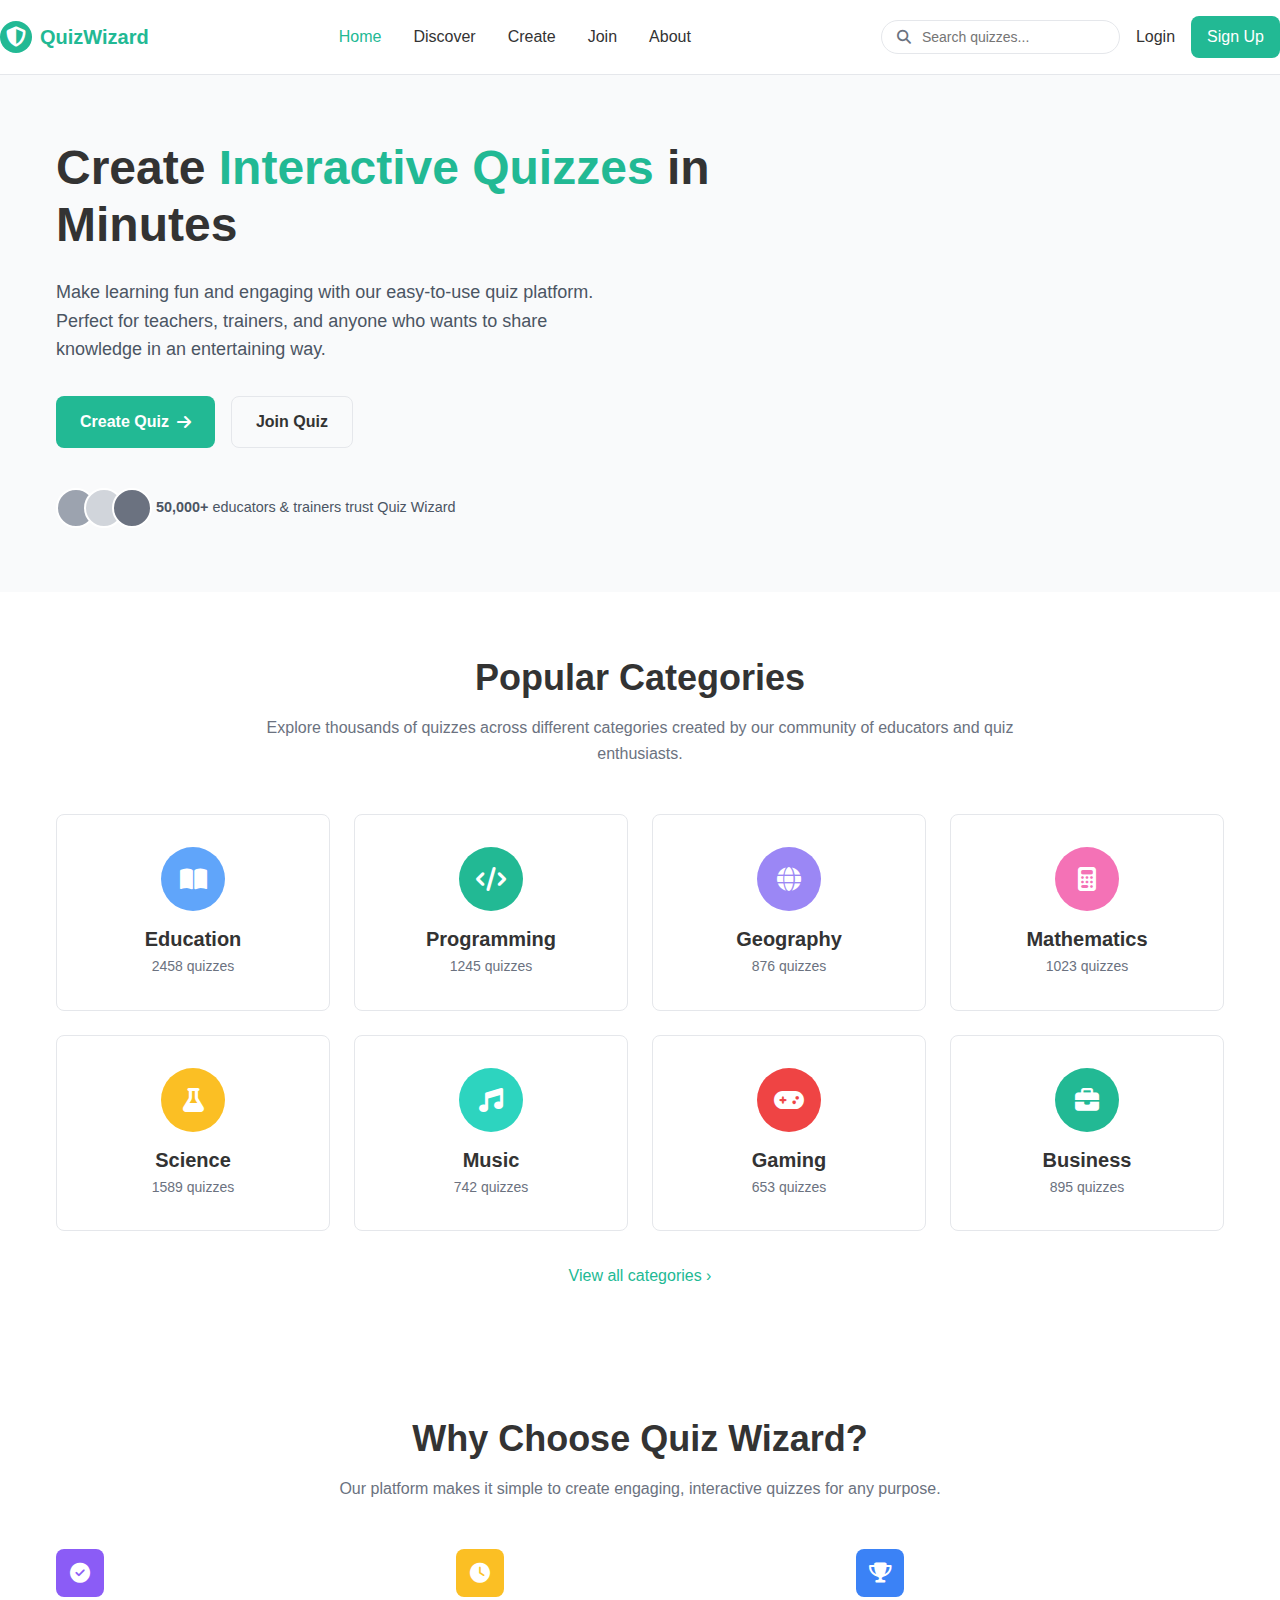
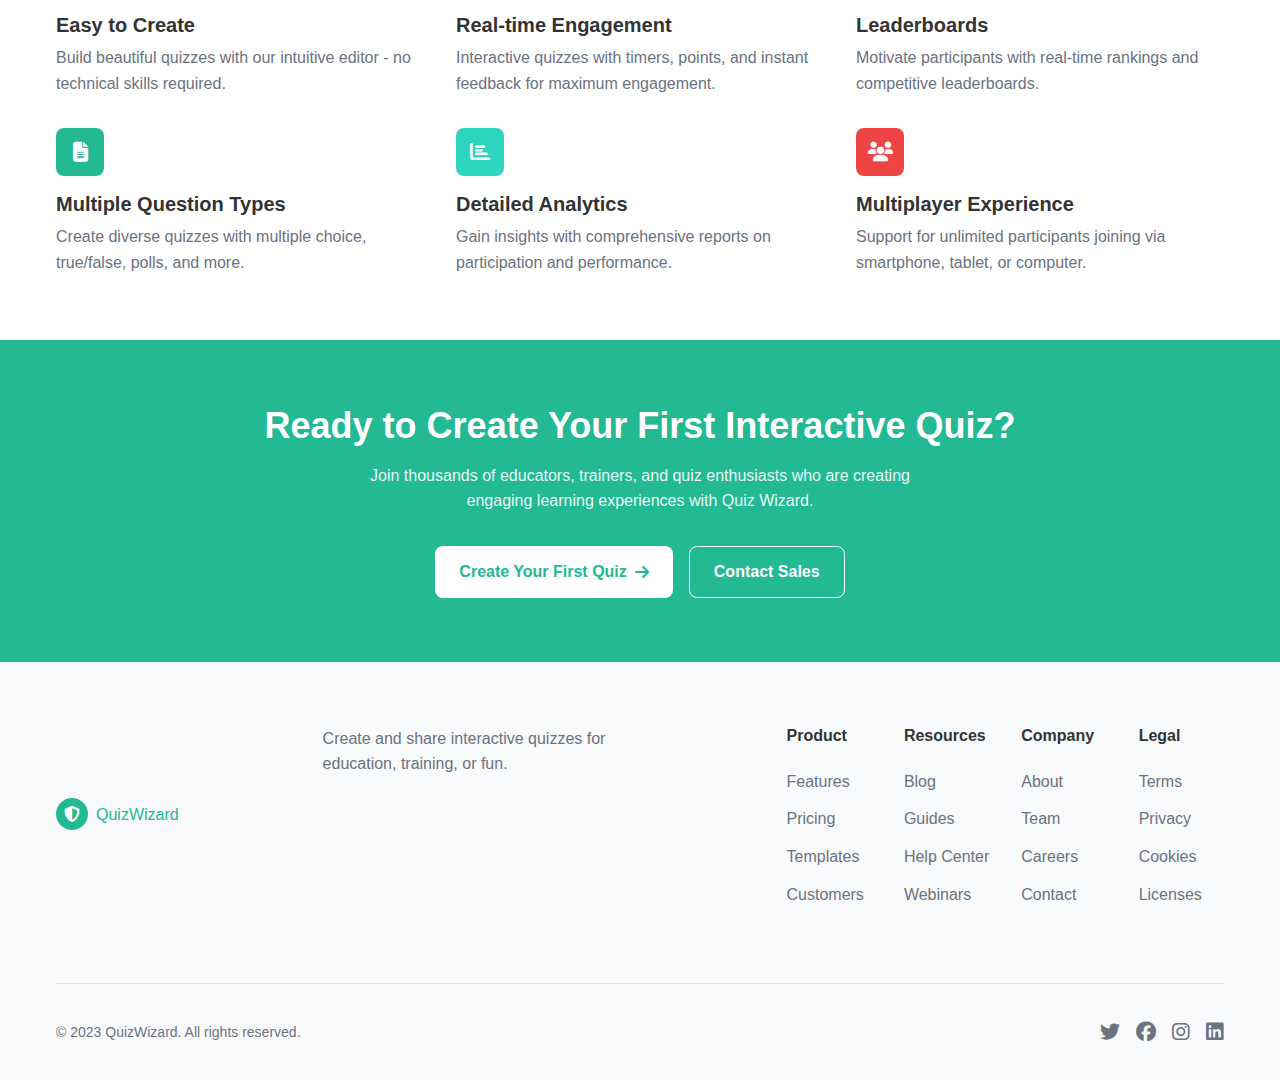
<file: index.html>
<!DOCTYPE html>
<html lang="en">
<head>
  <meta charset="UTF-8">
  <meta name="viewport" content="width=device-width, initial-scale=1.0">
  <title>QuizWizard</title>
  <link rel="stylesheet" href="styles.css">
  <link rel="stylesheet" href="https://cdnjs.cloudflare.com/ajax/libs/font-awesome/6.4.0/css/all.min.css">
</head>
<body>
  <nav class="navbar">
    <div class="containerф">
      <div class="navbar-content">
        <div class="logo">
          <a href="index.html">
            <div class="logo-icon">
              <i class="fas fa-shield-alt"></i>
            </div>
            <span class="logo-text">QuizWizard</span>
          </a>
        </div>
        <div class="nav-links">
          <a href="index.html" class="active">Home</a>
          <a href="discover.html">Discover</a>
          <a href="create.html">Create</a>
          <a href="join.html">Join</a>
          <a href="about.html">About</a>
        </div>
        <div class="nav-actions">
          <div class="search-box">
            <input type="text" placeholder="Search quizzes...">
            <i class="fas fa-search"></i>
          </div>
          <a href="login.html" class="login-link">Login</a>
          <a href="login.html" class="signup-btn">Sign Up</a>
          <button class="mobile-menu-btn">
            <i class="fas fa-bars"></i>
          </button>
        </div>
      </div>
    </div>
  </nav>

  <main>
    <section class="hero">
      <div class="container">
        <div class="hero-content">
          <h1>
            <span class="text-dark">Create </span>
            <span class="text-primary">Interactive Quizzes </span>
            <span class="text-dark">in Minutes</span>
          </h1>
          <p>
            Make learning fun and engaging with our easy-to-use quiz platform.
            Perfect for teachers, trainers, and anyone who wants to share knowledge in
            an entertaining way.
          </p>
          <div class="hero-buttons">
            <a href="create.html" class="btn btn-primary">
              Create Quiz 
              <i class="fas fa-arrow-right"></i>
            </a>
            <a href="quiz.html" class="btn btn-outline">
              Join Quiz
            </a>
          </div>
          
          <div class="trust-bar">
            <div class="avatars">
              <div class="avatar avatar-1"></div>
              <div class="avatar avatar-2"></div>
              <div class="avatar avatar-3"></div>
            </div>
            <span><strong>50,000+</strong> educators & trainers trust Quiz Wizard</span>
          </div>
        </div>
      </div>
    </section>

    <section class="categories">
      <div class="container">
        <h2>Popular Categories</h2>
        <p class="section-description">
          Explore thousands of quizzes across different categories created by our community of educators and quiz enthusiasts.
        </p>
        
        <div class="category-grid">
          <div class="category-card">
            <a href="category/education.html">
              <div class="category-icon bg-blue-400">
                <i class="fas fa-book-open"></i>
              </div>
              <h3>Education</h3>
              <p>2458 quizzes</p>
            </a>
          </div>
          <div class="category-card">
            <a href="category/programming.html">
              <div class="category-icon bg-primary">
                <i class="fas fa-code"></i>
              </div>
              <h3>Programming</h3>
              <p>1245 quizzes</p>
            </a>
          </div>
          <div class="category-card">
            <a href="category/geography.html">
              <div class="category-icon bg-purple">
                <i class="fas fa-globe"></i>
              </div>
              <h3>Geography</h3>
              <p>876 quizzes</p>
            </a>
          </div>
          <div class="category-card">
            <a href="category/mathematics.html">
              <div class="category-icon bg-pink">
                <i class="fas fa-calculator"></i>
              </div>
              <h3>Mathematics</h3>
              <p>1023 quizzes</p>
            </a>
          </div>
          <div class="category-card">
            <a href="category/science.html">
              <div class="category-icon bg-yellow">
                <i class="fas fa-flask"></i>
              </div>
              <h3>Science</h3>
              <p>1589 quizzes</p>
            </a>
          </div>
          <div class="category-card">
            <a href="category/music.html">
              <div class="category-icon bg-teal">
                <i class="fas fa-music"></i>
              </div>
              <h3>Music</h3>
              <p>742 quizzes</p>
            </a>
          </div>
          <div class="category-card">
            <a href="category/gaming.html">
              <div class="category-icon bg-red">
                <i class="fas fa-gamepad"></i>
              </div>
              <h3>Gaming</h3>
              <p>653 quizzes</p>
            </a>
          </div>
          <div class="category-card">
            <a href="category/business.html">
              <div class="category-icon bg-primary">
                <i class="fas fa-briefcase"></i>
              </div>
              <h3>Business</h3>
              <p>895 quizzes</p>
            </a>
          </div>
        </div>
        
        <div class="view-all">
          <a href="categories.html" class="view-all-link">
            View all categories ›
          </a>
        </div>
      </div>
    </section>

    <section class="features">
      <div class="container">
        <h2>Why Choose Quiz Wizard?</h2>
        <p class="section-description">
          Our platform makes it simple to create engaging, interactive quizzes for any purpose.
        </p>
        
        <div class="feature-grid">
          <div class="feature-card">
            <div class="feature-icon bg-purple-500">
              <i class="fas fa-check-circle"></i>
            </div>
            <h3>Easy to Create</h3>
            <p>Build beautiful quizzes with our intuitive editor - no technical skills required.</p>
          </div>
          <div class="feature-card">
            <div class="feature-icon bg-yellow">
              <i class="fas fa-clock"></i>
            </div>
            <h3>Real-time Engagement</h3>
            <p>Interactive quizzes with timers, points, and instant feedback for maximum engagement.</p>
          </div>
          <div class="feature-card">
            <div class="feature-icon bg-blue">
              <i class="fas fa-trophy"></i>
            </div>
            <h3>Leaderboards</h3>
            <p>Motivate participants with real-time rankings and competitive leaderboards.</p>
          </div>
          <div class="feature-card">
            <div class="feature-icon bg-primary">
              <i class="fas fa-file-alt"></i>
            </div>
            <h3>Multiple Question Types</h3>
            <p>Create diverse quizzes with multiple choice, true/false, polls, and more.</p>
          </div>
          <div class="feature-card">
            <div class="feature-icon bg-teal">
              <i class="fas fa-chart-bar"></i>
            </div>
            <h3>Detailed Analytics</h3>
            <p>Gain insights with comprehensive reports on participation and performance.</p>
          </div>
          <div class="feature-card">
            <div class="feature-icon bg-red">
              <i class="fas fa-users"></i>
            </div>
            <h3>Multiplayer Experience</h3>
            <p>Support for unlimited participants joining via smartphone, tablet, or computer.</p>
          </div>
        </div>
      </div>
    </section>

    <section class="cta">
      <div class="container">
        <h2>Ready to Create Your First Interactive Quiz?</h2>
        <p>
          Join thousands of educators, trainers, and quiz enthusiasts who are creating engaging learning experiences with Quiz Wizard.
        </p>
        <div class="cta-buttons">
          <a href="create.html" class="btn btn-white">
            Create Your First Quiz 
            <i class="fas fa-arrow-right"></i>
          </a>
          <a href="contact.html" class="btn btn-outline-white">
            Contact Sales
          </a>
        </div>
      </div>
    </section>
  </main>

  <footer class="footer">
    <div class="container">
      <div class="footer-content">
        <div class="footer-logo">
          <div class="logo-icon">
            <i class="fas fa-shield-alt"></i>
          </div>
          <span class="logo-text">QuizWizard</span>
        </div>
        <p>Create and share interactive quizzes for education, training, or fun.</p>
        
        <div class="footer-links">
          <div class="footer-column">
            <h3>Product</h3>
            <ul>
              <li><a href="features.html">Features</a></li>
              <li><a href="pricing.html">Pricing</a></li>
              <li><a href="templates.html">Templates</a></li>
              <li><a href="customers.html">Customers</a></li>
            </ul>
          </div>
          <div class="footer-column">
            <h3>Resources</h3>
            <ul>
              <li><a href="blog.html">Blog</a></li>
              <li><a href="guides.html">Guides</a></li>
              <li><a href="help.html">Help Center</a></li>
              <li><a href="webinars.html">Webinars</a></li>
            </ul>
          </div>
          <div class="footer-column">
            <h3>Company</h3>
            <ul>
              <li><a href="about.html">About</a></li>
              <li><a href="team.html">Team</a></li>
              <li><a href="careers.html">Careers</a></li>
              <li><a href="contact.html">Contact</a></li>
            </ul>
          </div>
          <div class="footer-column">
            <h3>Legal</h3>
            <ul>
              <li><a href="terms.html">Terms</a></li>
              <li><a href="privacy.html">Privacy</a></li>
              <li><a href="cookies.html">Cookies</a></li>
              <li><a href="licenses.html">Licenses</a></li>
            </ul>
          </div>
        </div>
      </div>
      
      <div class="footer-bottom">
        <p>&copy; 2023 QuizWizard. All rights reserved.</p>
        <div class="social-links">
          <a href="#"><i class="fab fa-twitter"></i></a>
          <a href="#"><i class="fab fa-facebook"></i></a>
          <a href="#"><i class="fab fa-instagram"></i></a>
          <a href="#"><i class="fab fa-linkedin"></i></a>
        </div>
      </div>
    </div>
  </footer>

  <script src="script.js"></script>
</body>
</html>
</file>
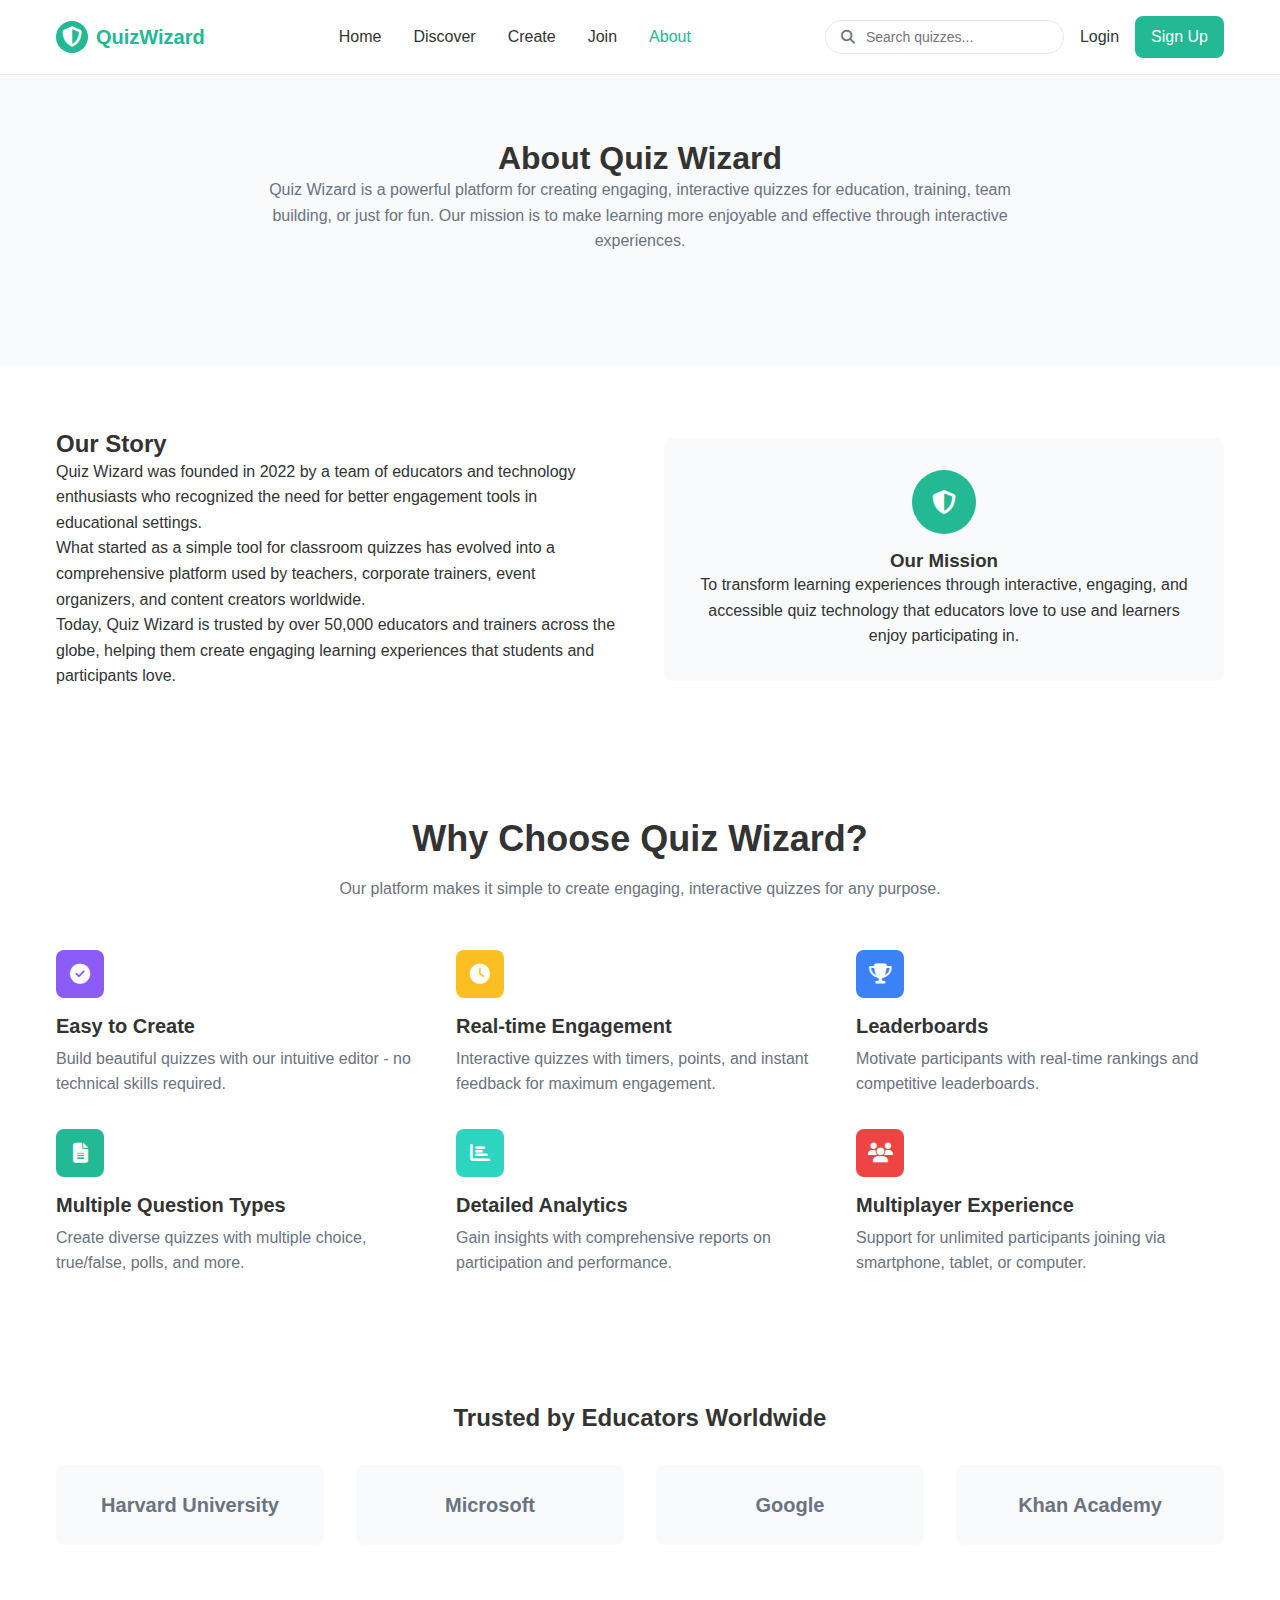
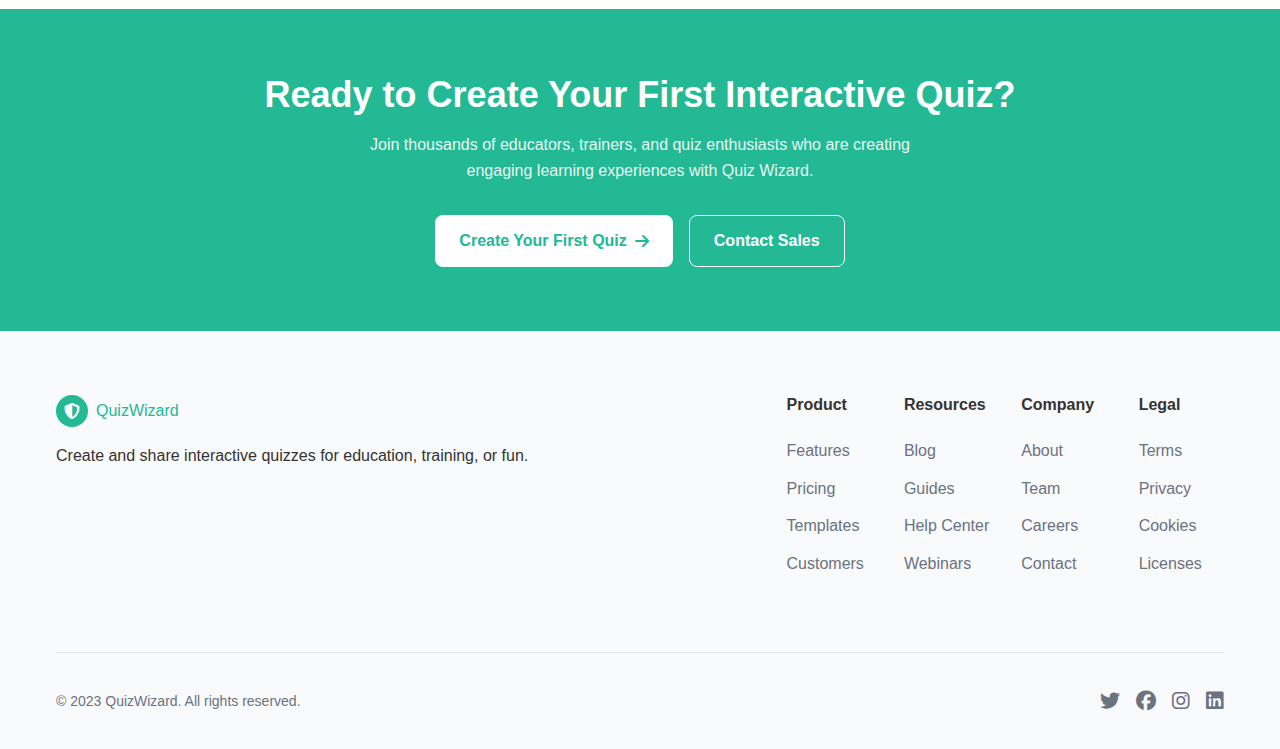
<file: about.html>
<!DOCTYPE html>
<html lang="en">
<head>
  <meta charset="UTF-8">
  <meta name="viewport" content="width=device-width, initial-scale=1.0">
  <title>About - QuizWizard</title>
  <link rel="stylesheet" href="styles.css">
  <link rel="stylesheet" href="https://cdnjs.cloudflare.com/ajax/libs/font-awesome/6.4.0/css/all.min.css">
  <style>
    .about-hero {
      background-color: #f9fafb;
      padding: 4rem 0;
      text-align: center;
    }
    
    .about-story {
      padding: 4rem 0;
    }
    
    .about-grid {
      display: grid;
      grid-template-columns: 1fr;
      gap: 3rem;
      align-items: center;
    }
    
    .mission-card {
      background-color: #f9fafb;
      padding: 2rem;
      border-radius: 0.5rem;
      text-align: center;
    }
    
    .trusted-by {
      padding: 4rem 0;
      text-align: center;
      background-color: white;
    }
    
    .org-grid {
      display: grid;
      grid-template-columns: repeat(2, 1fr);
      gap: 2rem;
      margin-top: 2rem;
    }
    
    .org-item {
      background-color: #f9fafb;
      padding: 1.5rem;
      border-radius: 0.5rem;
      display: flex;
      align-items: center;
      justify-content: center;
    }
    
    .org-item span {
      font-size: 1.25rem;
      font-weight: 600;
      color: #6b7280;
    }
    
    @media (min-width: 768px) {
      .about-grid {
        grid-template-columns: 1fr 1fr;
      }
      
      .org-grid {
        grid-template-columns: repeat(4, 1fr);
      }
    }
  </style>
</head>
<body>
  <nav class="navbar">
    <div class="container">
      <div class="navbar-content">
        <div class="logo">
          <a href="index.html">
            <div class="logo-icon">
              <i class="fas fa-shield-alt"></i>
            </div>
            <span class="logo-text">QuizWizard</span>
          </a>
        </div>
        <div class="nav-links">
          <a href="index.html">Home</a>
          <a href="discover.html">Discover</a>
          <a href="create.html">Create</a>
          <a href="join.html">Join</a>
          <a href="about.html" class="active">About</a>
        </div>
        <div class="nav-actions">
          <div class="search-box">
            <input type="text" placeholder="Search quizzes...">
            <i class="fas fa-search"></i>
          </div>
          <a href="login.html" class="login-link">Login</a>
          <a href="signup.html" class="signup-btn">Sign Up</a>
          <button class="mobile-menu-btn">
            <i class="fas fa-bars"></i>
          </button>
        </div>
      </div>
    </div>
  </nav>

  <main>
    <div class="about-hero">
      <div class="container">
        <h1>About Quiz Wizard</h1>
        <p class="section-description">
          Quiz Wizard is a powerful platform for creating engaging, interactive quizzes for education, 
          training, team building, or just for fun. Our mission is to make learning more enjoyable and effective through interactive experiences.
        </p>
      </div>
    </div>
    
    <div class="about-story">
      <div class="container">
        <div class="about-grid">
          <div>
            <h2>Our Story</h2>
            <p class="mb-4">
              Quiz Wizard was founded in 2022 by a team of educators and technology enthusiasts who recognized 
              the need for better engagement tools in educational settings.
            </p>
            <p class="mb-4">
              What started as a simple tool for classroom quizzes has evolved into a comprehensive platform 
              used by teachers, corporate trainers, event organizers, and content creators worldwide.
            </p>
            <p>
              Today, Quiz Wizard is trusted by over 50,000 educators and trainers across the globe, helping 
              them create engaging learning experiences that students and participants love.
            </p>
          </div>
          <div class="mission-card">
            <div class="mission-icon">
              <div class="logo-icon" style="margin: 0 auto 1rem; width: 4rem; height: 4rem; font-size: 1.5rem;">
                <i class="fas fa-shield-alt"></i>
              </div>
            </div>
            <h3>Our Mission</h3>
            <p>
              To transform learning experiences through interactive, engaging, and accessible quiz technology 
              that educators love to use and learners enjoy participating in.
            </p>
          </div>
        </div>
      </div>
    </div>
    
    <section class="features">
      <div class="container">
        <h2>Why Choose Quiz Wizard?</h2>
        <p class="section-description">
          Our platform makes it simple to create engaging, interactive quizzes for any purpose.
        </p>
        
        <div class="feature-grid">
          <div class="feature-card">
            <div class="feature-icon bg-purple-500">
              <i class="fas fa-check-circle"></i>
            </div>
            <h3>Easy to Create</h3>
            <p>Build beautiful quizzes with our intuitive editor - no technical skills required.</p>
          </div>
          <div class="feature-card">
            <div class="feature-icon bg-yellow">
              <i class="fas fa-clock"></i>
            </div>
            <h3>Real-time Engagement</h3>
            <p>Interactive quizzes with timers, points, and instant feedback for maximum engagement.</p>
          </div>
          <div class="feature-card">
            <div class="feature-icon bg-blue">
              <i class="fas fa-trophy"></i>
            </div>
            <h3>Leaderboards</h3>
            <p>Motivate participants with real-time rankings and competitive leaderboards.</p>
          </div>
          <div class="feature-card">
            <div class="feature-icon bg-primary">
              <i class="fas fa-file-alt"></i>
            </div>
            <h3>Multiple Question Types</h3>
            <p>Create diverse quizzes with multiple choice, true/false, polls, and more.</p>
          </div>
          <div class="feature-card">
            <div class="feature-icon bg-teal">
              <i class="fas fa-chart-bar"></i>
            </div>
            <h3>Detailed Analytics</h3>
            <p>Gain insights with comprehensive reports on participation and performance.</p>
          </div>
          <div class="feature-card">
            <div class="feature-icon bg-red">
              <i class="fas fa-users"></i>
            </div>
            <h3>Multiplayer Experience</h3>
            <p>Support for unlimited participants joining via smartphone, tablet, or computer.</p>
          </div>
        </div>
      </div>
    </section>
    
    <div class="trusted-by">
      <div class="container">
        <h2>Trusted by Educators Worldwide</h2>
        <div class="org-grid">
          <div class="org-item">
            <span>Harvard University</span>
          </div>
          <div class="org-item">
            <span>Microsoft</span>
          </div>
          <div class="org-item">
            <span>Google</span>
          </div>
          <div class="org-item">
            <span>Khan Academy</span>
          </div>
        </div>
      </div>
    </div>
    
    <section class="cta">
      <div class="container">
        <h2>Ready to Create Your First Interactive Quiz?</h2>
        <p>
          Join thousands of educators, trainers, and quiz enthusiasts who are creating engaging learning experiences with Quiz Wizard.
        </p>
        <div class="cta-buttons">
          <a href="create.html" class="btn btn-white">
            Create Your First Quiz 
            <i class="fas fa-arrow-right"></i>
          </a>
          <a href="contact.html" class="btn btn-outline-white">
            Contact Sales
          </a>
        </div>
      </div>
    </section>
  </main>

  <footer class="footer">
    <div class="container">
      <div class="footer-content">
        <div>
          <div class="footer-logo">
            <div class="logo-icon">
              <i class="fas fa-shield-alt"></i>
            </div>
            <span class="logo-text">QuizWizard</span>
          </div>
          <p>Create and share interactive quizzes for education, training, or fun.</p>
        </div>
        
        <div class="footer-links">
          <div class="footer-column">
            <h3>Product</h3>
            <ul>
              <li><a href="features.html">Features</a></li>
              <li><a href="pricing.html">Pricing</a></li>
              <li><a href="templates.html">Templates</a></li>
              <li><a href="customers.html">Customers</a></li>
            </ul>
          </div>
          <div class="footer-column">
            <h3>Resources</h3>
            <ul>
              <li><a href="blog.html">Blog</a></li>
              <li><a href="guides.html">Guides</a></li>
              <li><a href="help.html">Help Center</a></li>
              <li><a href="webinars.html">Webinars</a></li>
            </ul>
          </div>
          <div class="footer-column">
            <h3>Company</h3>
            <ul>
              <li><a href="about.html">About</a></li>
              <li><a href="team.html">Team</a></li>
              <li><a href="careers.html">Careers</a></li>
              <li><a href="contact.html">Contact</a></li>
            </ul>
          </div>
          <div class="footer-column">
            <h3>Legal</h3>
            <ul>
              <li><a href="terms.html">Terms</a></li>
              <li><a href="privacy.html">Privacy</a></li>
              <li><a href="cookies.html">Cookies</a></li>
              <li><a href="licenses.html">Licenses</a></li>
            </ul>
          </div>
        </div>
      </div>
      
      <div class="footer-bottom">
        <p>&copy; 2023 QuizWizard. All rights reserved.</p>
        <div class="social-links">
          <a href="#"><i class="fab fa-twitter"></i></a>
          <a href="#"><i class="fab fa-facebook"></i></a>
          <a href="#"><i class="fab fa-instagram"></i></a>
          <a href="#"><i class="fab fa-linkedin"></i></a>
        </div>
      </div>
    </div>
  </footer>

  <script src="script.js"></script>
</body>
</html>
</file>
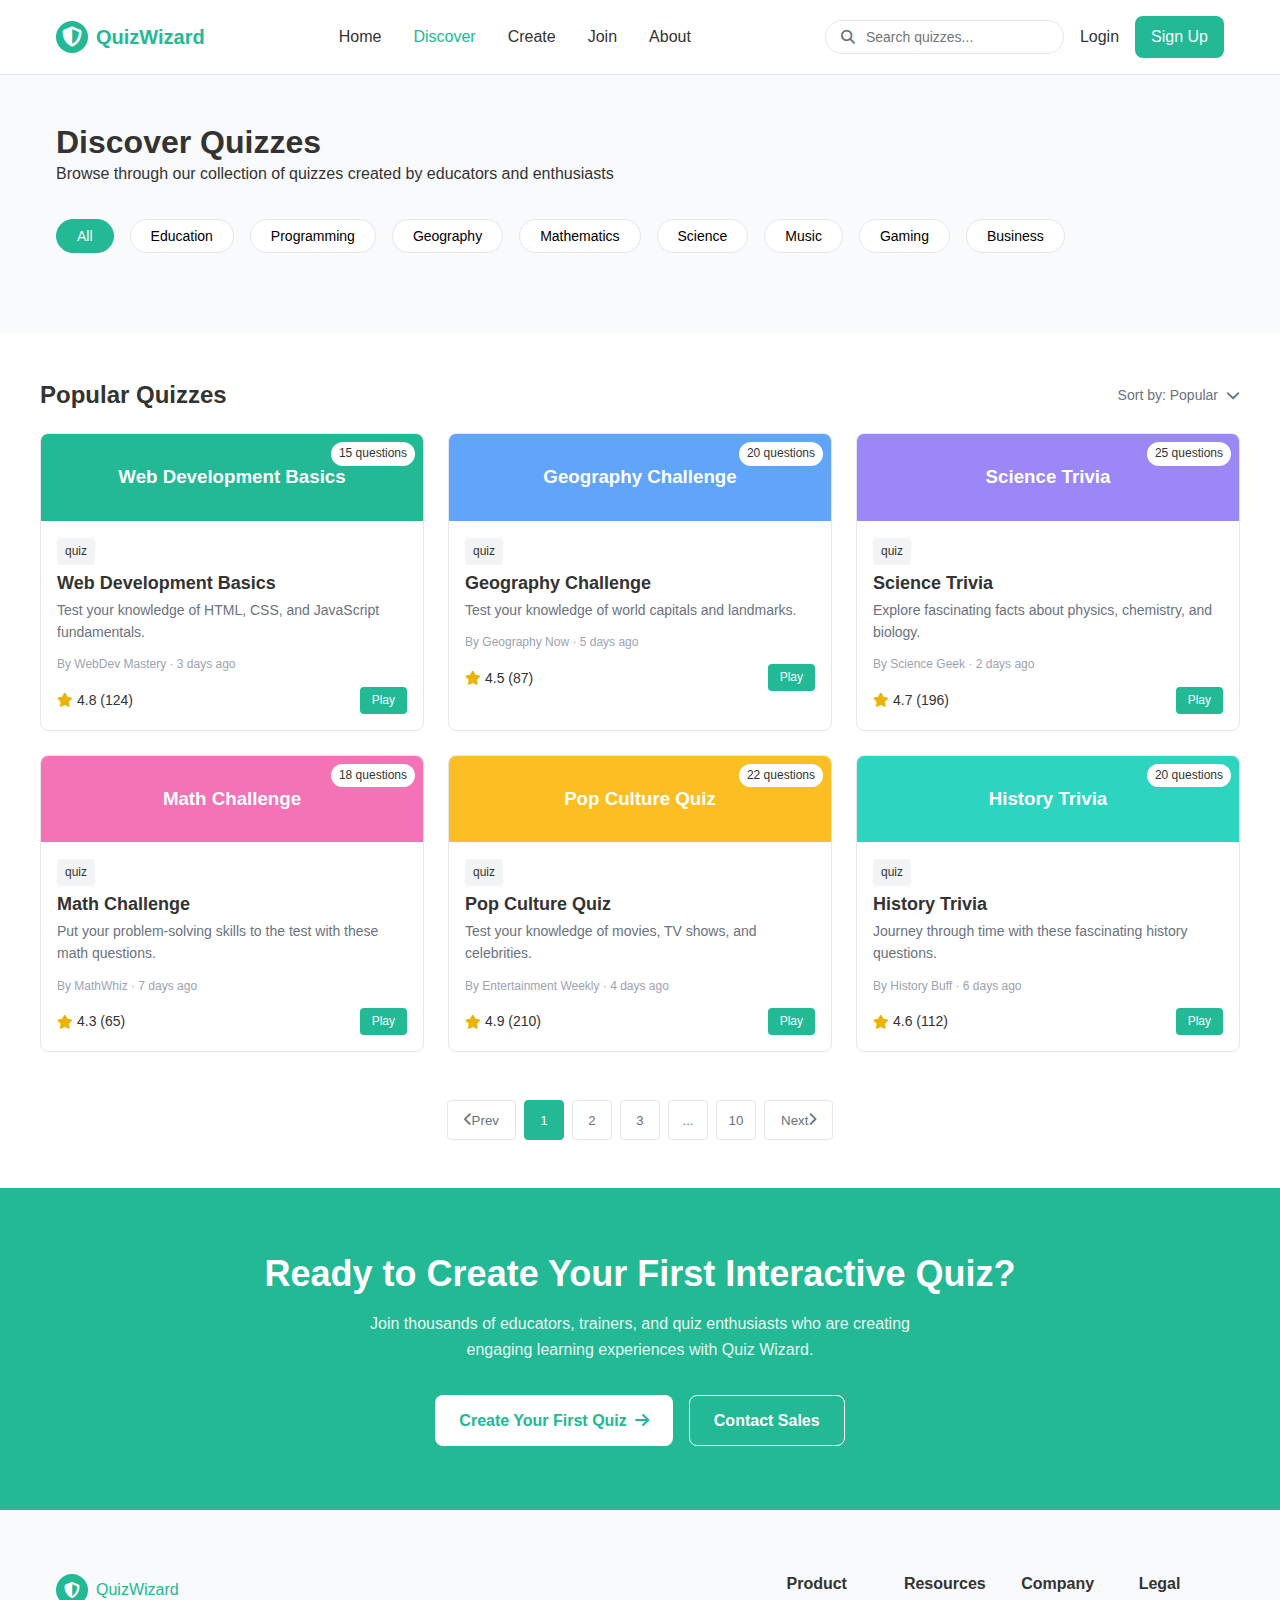
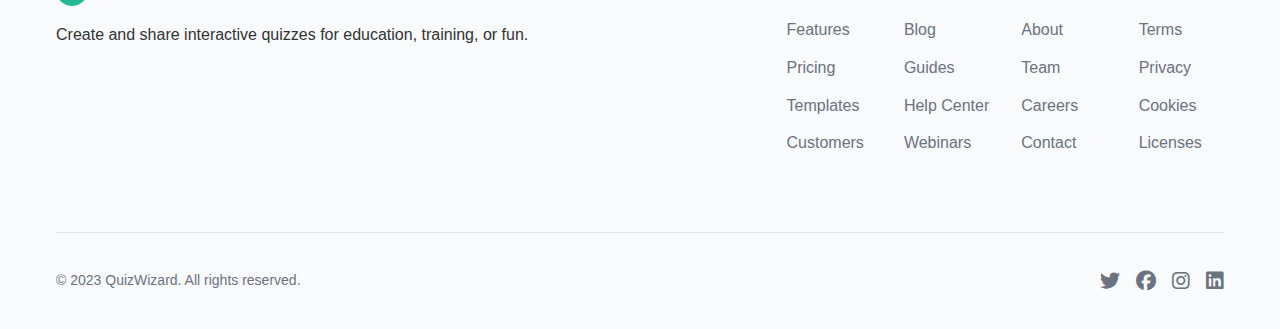
<file: create.html>
<!DOCTYPE html>
<html lang="en">
<head>
  <meta charset="UTF-8">
  <meta name="viewport" content="width=device-width, initial-scale=1.0">
  <title>Discover Quizzes - QuizWizard</title>
  <link rel="stylesheet" href="styles.css">
  <link rel="stylesheet" href="https://cdnjs.cloudflare.com/ajax/libs/font-awesome/6.4.0/css/all.min.css">
  <style>
    .discover-header {
      background-color: #f9fafb;
      padding: 3rem 0;
    }
    
    .filter-container {
      display: flex;
      flex-wrap: wrap;
      gap: 1rem;
      margin: 2rem 0;
    }
    
    .filter-btn {
      background-color: white;
      border: 1px solid var(--border);
      padding: 0.5rem 1.25rem;
      border-radius: 9999px;
      font-size: 0.875rem;
      cursor: pointer;
      transition: all 0.2s;
    }
    
    .filter-btn:hover,
    .filter-btn.active {
      background-color: var(--primary);
      color: white;
      border-color: var(--primary);
    }
    
    .sort-container {
      display: flex;
      justify-content: space-between;
      align-items: center;
      margin-bottom: 1.5rem;
    }
    
    .sort-dropdown {
      position: relative;
    }
    
    .sort-btn {
      display: flex;
      align-items: center;
      gap: 0.5rem;
      background: none;
      border: none;
      color: #6b7280;
      font-size: 0.875rem;
      cursor: pointer;
    }
    
    .quiz-grid {
      display: grid;
      grid-template-columns: repeat(1, 1fr);
      gap: 1.5rem;
    }
    
    @media (min-width: 640px) {
      .quiz-grid {
        grid-template-columns: repeat(2, 1fr);
      }
    }
    
    @media (min-width: 1024px) {
      .quiz-grid {
        grid-template-columns: repeat(3, 1fr);
      }
    }
    
    .quiz-card {
      border: 1px solid var(--border);
      border-radius: 0.5rem;
      overflow: hidden;
      position: relative;
    }
    
    .quiz-card-header {
      padding: 2rem;
      text-align: center;
      color: white;
    }
    
    .quiz-card-content {
      padding: 1rem;
    }
    
    .quiz-tag {
      background-color: #f3f4f6;
      font-size: 0.75rem;
      padding: 0.25rem 0.5rem;
      border-radius: 0.25rem;
      margin-bottom: 0.5rem;
      display: inline-block;
    }
    
    .quiz-title {
      font-size: 1.125rem;
      font-weight: 600;
      margin-bottom: 0.25rem;
    }
    
    .quiz-description {
      font-size: 0.875rem;
      color: #6b7280;
      margin-bottom: 0.75rem;
    }
    
    .quiz-meta {
      font-size: 0.75rem;
      color: #9ca3af;
      margin-bottom: 0.75rem;
    }
    
    .quiz-footer {
      display: flex;
      justify-content: space-between;
      align-items: center;
    }
    
    .quiz-rating {
      display: flex;
      align-items: center;
      gap: 0.25rem;
      font-size: 0.875rem;
    }
    
    .quiz-rating i {
      color: #eab308;
    }
    
    .play-btn {
      background-color: var(--primary);
      color: white;
      font-size: 0.75rem;
      padding: 0.25rem 0.75rem;
      border-radius: 0.25rem;
      text-align: center;
      transition: background-color 0.2s;
    }
    
    .play-btn:hover {
      background-color: var(--primary-hover);
    }
    
    .question-count {
      position: absolute;
      top: 0.5rem;
      right: 0.5rem;
      background-color: white;
      border-radius: 9999px;
      padding: 0.125rem 0.5rem;
      font-size: 0.75rem;
      font-weight: 500;
    }
    
    .pagination {
      display: flex;
      justify-content: center;
      margin-top: 3rem;
      gap: 0.5rem;
    }
    
    .page-btn {
      display: flex;
      align-items: center;
      justify-content: center;
      width: 2.5rem;
      height: 2.5rem;
      border-radius: 0.25rem;
      border: 1px solid var(--border);
      background-color: white;
      color: #6b7280;
      cursor: pointer;
    }
    
    .page-btn:hover,
    .page-btn.active {
      background-color: var(--primary);
      border-color: var(--primary);
      color: white;
    }
    
    .page-btn.prev, 
    .page-btn.next {
      width: auto;
      padding: 0 1rem;
    }
  </style>
</head>
<body>
  <nav class="navbar">
    <div class="container">
      <div class="navbar-content">
        <div class="logo">
          <a href="index.html">
            <div class="logo-icon">
              <i class="fas fa-shield-alt"></i>
            </div>
            <span class="logo-text">QuizWizard</span>
          </a>
        </div>
        <div class="nav-links">
          <a href="index.html">Home</a>
          <a href="discover.html" class="active">Discover</a>
          <a href="create.html">Create</a>
          <a href="join.html">Join</a>
          <a href="about.html">About</a>
        </div>
        <div class="nav-actions">
          <div class="search-box">
            <input type="text" placeholder="Search quizzes...">
            <i class="fas fa-search"></i>
          </div>
          <a href="login.html" class="login-link">Login</a>
          <a href="signup.html" class="signup-btn">Sign Up</a>
          <button class="mobile-menu-btn">
            <i class="fas fa-bars"></i>
          </button>
        </div>
      </div>
    </div>
  </nav>

  <main>
    <div class="discover-header">
      <div class="container">
        <h1>Discover Quizzes</h1>
        <p>Browse through our collection of quizzes created by educators and enthusiasts</p>
        
        <div class="filter-container">
          <button class="filter-btn active">All</button>
          <button class="filter-btn">Education</button>
          <button class="filter-btn">Programming</button>
          <button class="filter-btn">Geography</button>
          <button class="filter-btn">Mathematics</button>
          <button class="filter-btn">Science</button>
          <button class="filter-btn">Music</button>
          <button class="filter-btn">Gaming</button>
          <button class="filter-btn">Business</button>
        </div>
      </div>
    </div>
    
    <div class="container" style="padding: 3rem 0;">
      <div class="sort-container">
        <h2>Popular Quizzes</h2>
        <div class="sort-dropdown">
          <button class="sort-btn">
            Sort by: Popular
            <i class="fas fa-chevron-down"></i>
          </button>
        </div>
      </div>
      
      <div class="quiz-grid">
        <!-- Quiz Card 1 -->
        <div class="quiz-card">
          <div class="quiz-card-header bg-primary">
            <h3>Web Development Basics</h3>
          </div>
          <div class="quiz-card-content">
            <div class="quiz-tag">quiz</div>
            <h4 class="quiz-title">Web Development Basics</h4>
            <p class="quiz-description">Test your knowledge of HTML, CSS, and JavaScript fundamentals.</p>
            <div class="quiz-meta">
              By WebDev Mastery · 3 days ago
            </div>
            <div class="quiz-footer">
              <div class="quiz-rating">
                <i class="fas fa-star"></i>
                <span>4.8 (124)</span>
              </div>
              <a href="#" class="play-btn">Play</a>
            </div>
          </div>
          <div class="question-count">15 questions</div>
        </div>
        
        <!-- Quiz Card 2 -->
        <div class="quiz-card">
          <div class="quiz-card-header bg-blue-400">
            <h3>Geography Challenge</h3>
          </div>
          <div class="quiz-card-content">
            <div class="quiz-tag">quiz</div>
            <h4 class="quiz-title">Geography Challenge</h4>
            <p class="quiz-description">Test your knowledge of world capitals and landmarks.</p>
            <div class="quiz-meta">
              By Geography Now · 5 days ago
            </div>
            <div class="quiz-footer">
              <div class="quiz-rating">
                <i class="fas fa-star"></i>
                <span>4.5 (87)</span>
              </div>
              <a href="#" class="play-btn">Play</a>
            </div>
          </div>
          <div class="question-count">20 questions</div>
        </div>
        
        <!-- Quiz Card 3 -->
        <div class="quiz-card">
          <div class="quiz-card-header bg-purple">
            <h3>Science Trivia</h3>
          </div>
          <div class="quiz-card-content">
            <div class="quiz-tag">quiz</div>
            <h4 class="quiz-title">Science Trivia</h4>
            <p class="quiz-description">Explore fascinating facts about physics, chemistry, and biology.</p>
            <div class="quiz-meta">
              By Science Geek · 2 days ago
            </div>
            <div class="quiz-footer">
              <div class="quiz-rating">
                <i class="fas fa-star"></i>
                <span>4.7 (196)</span>
              </div>
              <a href="#" class="play-btn">Play</a>
            </div>
          </div>
          <div class="question-count">25 questions</div>
        </div>
        
        <!-- Quiz Card 4 -->
        <div class="quiz-card">
          <div class="quiz-card-header bg-pink">
            <h3>Math Challenge</h3>
          </div>
          <div class="quiz-card-content">
            <div class="quiz-tag">quiz</div>
            <h4 class="quiz-title">Math Challenge</h4>
            <p class="quiz-description">Put your problem-solving skills to the test with these math questions.</p>
            <div class="quiz-meta">
              By MathWhiz · 7 days ago
            </div>
            <div class="quiz-footer">
              <div class="quiz-rating">
                <i class="fas fa-star"></i>
                <span>4.3 (65)</span>
              </div>
              <a href="#" class="play-btn">Play</a>
            </div>
          </div>
          <div class="question-count">18 questions</div>
        </div>
        
        <!-- Quiz Card 5 -->
        <div class="quiz-card">
          <div class="quiz-card-header bg-yellow">
            <h3>Pop Culture Quiz</h3>
          </div>
          <div class="quiz-card-content">
            <div class="quiz-tag">quiz</div>
            <h4 class="quiz-title">Pop Culture Quiz</h4>
            <p class="quiz-description">Test your knowledge of movies, TV shows, and celebrities.</p>
            <div class="quiz-meta">
              By Entertainment Weekly · 4 days ago
            </div>
            <div class="quiz-footer">
              <div class="quiz-rating">
                <i class="fas fa-star"></i>
                <span>4.9 (210)</span>
              </div>
              <a href="#" class="play-btn">Play</a>
            </div>
          </div>
          <div class="question-count">22 questions</div>
        </div>
        
        <!-- Quiz Card 6 -->
        <div class="quiz-card">
          <div class="quiz-card-header bg-teal">
            <h3>History Trivia</h3>
          </div>
          <div class="quiz-card-content">
            <div class="quiz-tag">quiz</div>
            <h4 class="quiz-title">History Trivia</h4>
            <p class="quiz-description">Journey through time with these fascinating history questions.</p>
            <div class="quiz-meta">
              By History Buff · 6 days ago
            </div>
            <div class="quiz-footer">
              <div class="quiz-rating">
                <i class="fas fa-star"></i>
                <span>4.6 (112)</span>
              </div>
              <a href="#" class="play-btn">Play</a>
            </div>
          </div>
          <div class="question-count">20 questions</div>
        </div>
      </div>
      
      <div class="pagination">
        <button class="page-btn prev">
          <i class="fas fa-chevron-left"></i>
          <span>Prev</span>
        </button>
        <button class="page-btn active">1</button>
        <button class="page-btn">2</button>
        <button class="page-btn">3</button>
        <button class="page-btn">...</button>
        <button class="page-btn">10</button>
        <button class="page-btn next">
          <span>Next</span>
          <i class="fas fa-chevron-right"></i>
        </button>
      </div>
    </div>
    
    <section class="cta">
      <div class="container">
        <h2>Ready to Create Your First Interactive Quiz?</h2>
        <p>
          Join thousands of educators, trainers, and quiz enthusiasts who are creating engaging learning experiences with Quiz Wizard.
        </p>
        <div class="cta-buttons">
          <a href="create.html" class="btn btn-white">
            Create Your First Quiz 
            <i class="fas fa-arrow-right"></i>
          </a>
          <a href="contact.html" class="btn btn-outline-white">
            Contact Sales
          </a>
        </div>
      </div>
    </section>
  </main>

  <footer class="footer">
    <div class="container">
      <div class="footer-content">
        <div>
          <div class="footer-logo">
            <div class="logo-icon">
              <i class="fas fa-shield-alt"></i>
            </div>
            <span class="logo-text">QuizWizard</span>
          </div>
          <p>Create and share interactive quizzes for education, training, or fun.</p>
        </div>
        
        <div class="footer-links">
          <div class="footer-column">
            <h3>Product</h3>
            <ul>
              <li><a href="features.html">Features</a></li>
              <li><a href="pricing.html">Pricing</a></li>
              <li><a href="templates.html">Templates</a></li>
              <li><a href="customers.html">Customers</a></li>
            </ul>
          </div>
          <div class="footer-column">
            <h3>Resources</h3>
            <ul>
              <li><a href="blog.html">Blog</a></li>
              <li><a href="guides.html">Guides</a></li>
              <li><a href="help.html">Help Center</a></li>
              <li><a href="webinars.html">Webinars</a></li>
            </ul>
          </div>
          <div class="footer-column">
            <h3>Company</h3>
            <ul>
              <li><a href="about.html">About</a></li>
              <li><a href="team.html">Team</a></li>
              <li><a href="careers.html">Careers</a></li>
              <li><a href="contact.html">Contact</a></li>
            </ul>
          </div>
          <div class="footer-column">
            <h3>Legal</h3>
            <ul>
              <li><a href="terms.html">Terms</a></li>
              <li><a href="privacy.html">Privacy</a></li>
              <li><a href="cookies.html">Cookies</a></li>
              <li><a href="licenses.html">Licenses</a></li>
            </ul>
          </div>
        </div>
      </div>
      
      <div class="footer-bottom">
        <p>&copy; 2023 QuizWizard. All rights reserved.</p>
        <div class="social-links">
          <a href="#"><i class="fab fa-twitter"></i></a>
          <a href="#"><i class="fab fa-facebook"></i></a>
          <a href="#"><i class="fab fa-instagram"></i></a>
          <a href="#"><i class="fab fa-linkedin"></i></a>
        </div>
      </div>
    </div>
  </footer>

  <script src="script.js"></script>
  <script>
    // Filter buttons functionality
    const filterBtns = document.querySelectorAll('.filter-btn');
    
    filterBtns.forEach(btn => {
      btn.addEventListener('click', function() {
        // Remove active class from all buttons
        filterBtns.forEach(b => b.classList.remove('active'));
        // Add active class to clicked button
        this.classList.add('active');
      });
    });
    
    // Pagination functionality
    const pageBtns = document.querySelectorAll('.page-btn:not(.prev):not(.next)');
    
    pageBtns.forEach(btn => {
      btn.addEventListener('click', function() {
        // Remove active class from all buttons
        pageBtns.forEach(b => b.classList.remove('active'));
        // Add active class to clicked button
        this.classList.add('active');
      });
    });
  </script>
</body>
</html>
</file>
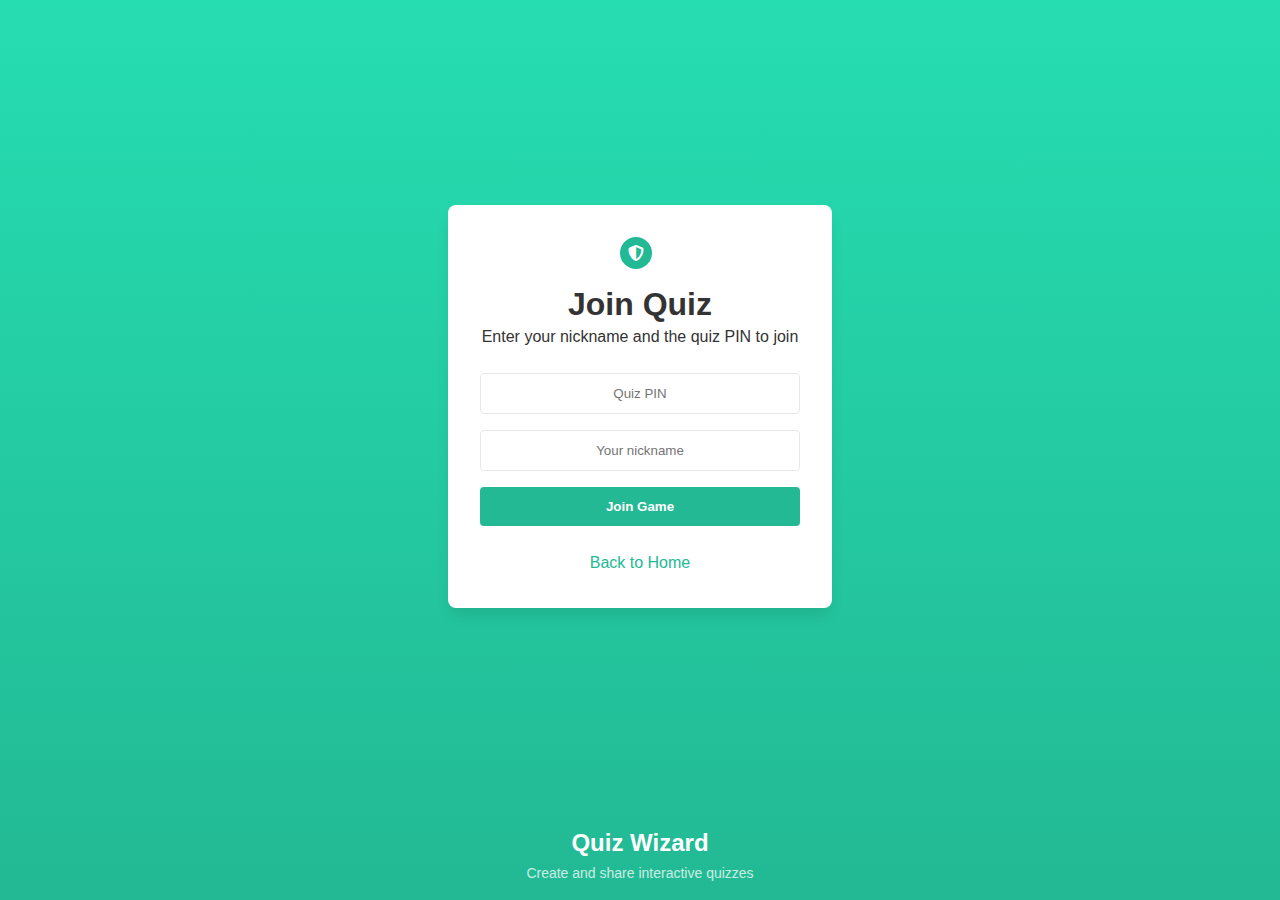
<file: join.html>
<!DOCTYPE html>
<html lang="en">
<head>
  <meta charset="UTF-8">
  <meta name="viewport" content="width=device-width, initial-scale=1.0">
  <title>Join Quiz - QuizWizard</title>
  <link rel="stylesheet" href="styles.css">
  <link rel="stylesheet" href="https://cdnjs.cloudflare.com/ajax/libs/font-awesome/6.4.0/css/all.min.css">
  <style>
    body {
      min-height: 100vh;
      background: linear-gradient(to bottom, var(--secondary), var(--primary));
    }
    
    .join-container {
      display: flex;
      flex-direction: column;
      min-height: 100vh;
    }
    
    .join-content {
      flex-grow: 1;
      display: flex;
      align-items: center;
      justify-content: center;
      padding: 2rem 1rem;
    }
    
    .join-card {
      background-color: white;
      border-radius: 0.5rem;
      box-shadow: 0 10px 15px -3px rgba(0, 0, 0, 0.1);
      padding: 2rem;
      width: 100%;
      max-width: 24rem;
    }
    
    .join-header {
      text-align: center;
      margin-bottom: 1.5rem;
    }
    
    .join-logo {
      margin-bottom: 1rem;
      display: flex;
      justify-content: center;
    }
    
    .join-form input {
      display: block;
      width: 100%;
      padding: 0.75rem 1rem;
      border: 1px solid var(--border);
      border-radius: 0.25rem;
      margin-bottom: 1rem;
      text-align: center;
    }
    
    .join-form input:focus {
      outline: none;
      border-color: var(--primary);
      box-shadow: 0 0 0 2px rgba(34, 185, 148, 0.1);
    }
    
    .join-form button {
      display: block;
      width: 100%;
      background-color: var(--primary);
      color: white;
      padding: 0.75rem 1rem;
      border: none;
      border-radius: 0.25rem;
      font-weight: 600;
      margin-bottom: 1.5rem;
      cursor: pointer;
      transition: background-color 0.2s;
    }
    
    .join-form button:hover {
      background-color: var(--primary-hover);
    }
    
    .join-back {
      text-align: center;
    }
    
    .join-back a {
      color: var(--primary);
    }
    
    .join-back a:hover {
      text-decoration: underline;
    }
    
    .join-footer {
      text-align: center;
      padding: 1rem;
      color: white;
    }
    
    .join-footer h2 {
      font-size: 1.5rem;
      margin-bottom: 0.25rem;
    }
    
    .join-footer p {
      font-size: 0.875rem;
      opacity: 0.75;
    }
  </style>
</head>
<body>
  <div class="join-container">
    <div class="join-content">
      <div class="join-card">
        <div class="join-header">
          <div class="join-logo">
            <div class="logo-icon">
              <i class="fas fa-shield-alt"></i>
            </div>
          </div>
          <h1>Join Quiz</h1>
          <p>Enter your nickname and the quiz PIN to join</p>
        </div>
        
        <form class="join-form" onsubmit="return handleSubmit(event)">
          <input 
            type="text" 
            id="quiz-pin"
            placeholder="Quiz PIN" 
            required
          />
          
          <input 
            type="text" 
            id="nickname"
            placeholder="Your nickname" 
            required
          />
          
          <button type="submit">Join Game</button>
        </form>
        
        <div class="join-back">
          <a href="index.html">Back to Home</a>
        </div>
      </div>
    </div>
    
    <div class="join-footer">
      <h2>Quiz Wizard</h2>
      <p>Create and share interactive quizzes</p>
    </div>
  </div>

  <script>
    function handleSubmit(event) {
      event.preventDefault();
      
      const pin = document.getElementById('quiz-pin').value;
      const nickname = document.getElementById('nickname').value;
      
      // For demonstration, just log the values
      console.log('Joining quiz with PIN:', pin, 'and nickname:', nickname);
      
      // In a real app, you would submit to a server here
      alert(`Joining quiz ${pin} as ${nickname}`);
      
      return false;
    }
  </script>
</body>
</html>
</file>
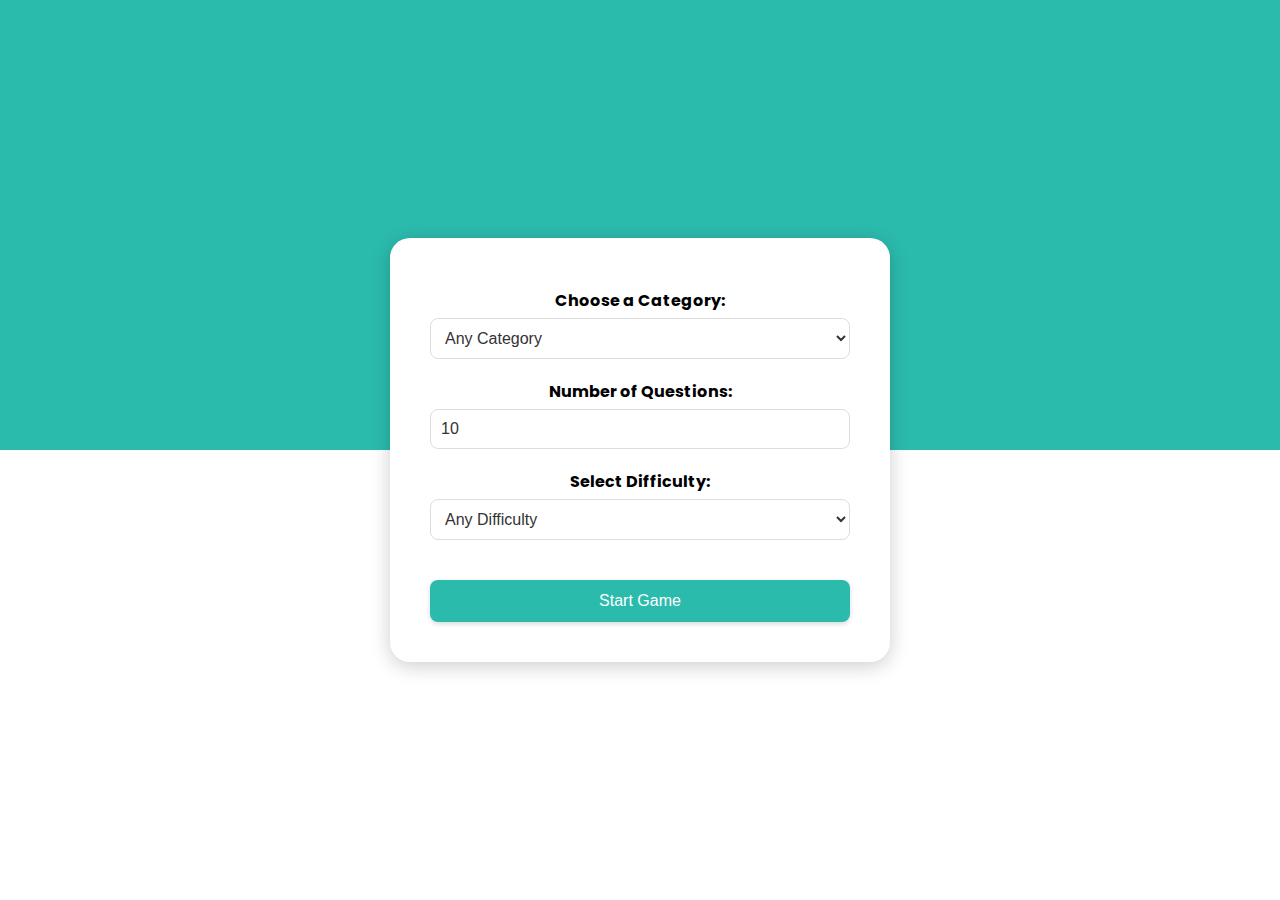
<file: quiz.html>
<!DOCTYPE html>
<html lang="en">

<head>
    <meta charset="UTF-8">
    <meta name="viewport" content="width=device-width, initial-scale=1.0">
    <link rel="stylesheet" href="quiz.css">
    <title>Day #61 - Api Quiz Game | AsmrProg</title>
</head>

<body>

    <div id="quiz-container">
        <div id="game-setup">
            <div>
                <label for="category">Choose a Category:</label>
                <select id="category">
                    <option value="">Any Category</option>
                </select>
            </div>
            <div>
                <label for="amount">Number of Questions:</label>
                <input type="number" id="amount" min="1" max="50" value="10">
            </div>
            <div>
                <label for="difficulty">Select Difficulty:</label>
                <select id="difficulty">
                    <option value="">Any Difficulty</option>
                    <option value="easy">Easy</option>
                    <option value="medium">Medium</option>
                    <option value="hard">Hard</option>
                </select>
            </div>
            <button id="start-btn">Start Game</button>
        </div>
        <div id="quiz" style="display: none;">
            <div id="progress"></div>
            <div id="currentScore"></div>
            <div id="highScore"></div>
            <div id="question"></div>
            <div id="answers"></div>
            <div id="result"></div>
        </div>
    </div>

    <script src="quiz.js"></script>
</body>

</html>
</file>
<file: styles.css>
/* Base styles and variables */
:root {
  --primary: #22b994;
  --primary-hover: #1a9378;
  --secondary: #26ddb1;
  --background: #ffffff;
  --foreground: #333333;
  --muted: #f3f4f6;
  --muted-foreground: #6b7280;
  --border: #e5e7eb;
  --radius: 0.5rem;
  --font-sans: -apple-system, BlinkMacSystemFont, "Segoe UI", Roboto, "Helvetica Neue", Arial, sans-serif;
  
  /* Category colors */
  --blue-400: #60a5fa;
  --purple: #9b87f5;
  --pink: #f472b6;
  --yellow: #fbbf24;
  --teal: #2dd4bf;
  --red: #ef4444;
}

* {
  margin: 0;
  padding: 0;
  box-sizing: border-box;
}

body {
  font-family: var(--font-sans);
  color: var(--foreground);
  line-height: 1.6;
  background-color: var(--background);
}

.container {
  width: 100%;
  max-width: 1200px;
  margin: 0 auto;
  padding: 0 1rem;
}

a {
  color: inherit;
  text-decoration: none;
}

h1, h2, h3, h4, h5, h6 {
  font-weight: 700;
  line-height: 1.2;
}

/* Button styles */
.btn {
  display: inline-flex;
  align-items: center;
  padding: 0.75rem 1.5rem;
  border-radius: var(--radius);
  font-weight: 600;
  transition: all 0.2s ease;
  cursor: pointer;
}

.btn i {
  margin-left: 0.5rem;
}

.btn-primary {
  background-color: var(--primary);
  color: white;
}

.btn-primary:hover {
  background-color: var(--primary-hover);
}

.btn-outline {
  border: 1px solid var(--border);
  color: var(--foreground);
}

.btn-outline:hover {
  background-color: var(--muted);
}

.btn-white {
  background-color: white;
  color: var(--primary);
}

.btn-white:hover {
  background-color: #f9fafb;
}

.btn-outline-white {
  border: 1px solid white;
  color: white;
}

.btn-outline-white:hover {
  background-color: rgba(255, 255, 255, 0.1);
}

/* Navbar styles */
.navbar {
  border-bottom: 1px solid var(--border);
  padding: 1rem 0;
}

.navbar-content {
  display: flex;
  align-items: center;
  justify-content: space-between;
}

.logo {
  display: flex;
  align-items: center;
}

.logo a {
  display: flex;
  align-items: center;
  font-weight: 700;
  font-size: 1.25rem;
}

.logo-icon {
  background-color: var(--primary);
  color: white;
  width: 2rem;
  height: 2rem;
  border-radius: 9999px;
  display: flex;
  align-items: center;
  justify-content: center;
  margin-right: 0.5rem;
}

.logo-text {
  color: var(--primary);
}

.nav-links {
  display: flex;
  gap: 2rem;
}

@media (max-width: 768px) {
  .nav-links {
    display: none;
  }
}

.nav-links a {
  color: var(--foreground);
  font-weight: 500;
}

.nav-links a:hover, 
.nav-links a.active {
  color: var(--primary);
}

.nav-actions {
  display: flex;
  align-items: center;
  gap: 1rem;
}

.search-box {
  position: relative;
  display: flex;
  align-items: center;
}

.search-box input {
  border: 1px solid var(--border);
  border-radius: 9999px;
  padding: 0.5rem 1rem 0.5rem 2.5rem;
  font-size: 0.875rem;
  outline: none;
}

.search-box input:focus {
  border-color: var(--primary);
}

.search-box i {
  position: absolute;
  left: 1rem;
  color: var(--muted-foreground);
  font-size: 0.875rem;
}

@media (max-width: 768px) {
  .search-box {
    display: none;
  }
}

.login-link {
  color: var(--foreground);
  font-weight: 500;
}

.login-link:hover {
  color: var(--primary);
}

.signup-btn {
  display: inline-block;
  background-color: var(--primary);
  color: white;
  padding: 0.5rem 1rem;
  border-radius: var(--radius);
  font-weight: 500;
  transition: background-color 0.2s;
}

.signup-btn:hover {
  background-color: var(--primary-hover);
}

.mobile-menu-btn {
  display: none;
  background: none;
  border: none;
  font-size: 1.5rem;
  cursor: pointer;
  color: var(--foreground);
}

@media (max-width: 768px) {
  .mobile-menu-btn {
    display: block;
  }
}

/* Hero section */
.hero {
  padding: 4rem 0;
  background-color: #f9fafb;
}

.hero-content {
  max-width: 48rem;
}

.hero h1 {
  font-size: 3rem;
  margin-bottom: 1.5rem;
}

@media (max-width: 768px) {
  .hero h1 {
    font-size: 2.25rem;
  }
}

.text-primary {
  color: var(--primary);
}

.text-dark {
  color: var(--foreground);
}

.hero p {
  font-size: 1.125rem;
  color: #4b5563;
  margin-bottom: 2rem;
  max-width: 36rem;
}

.hero-buttons {
  display: flex;
  flex-wrap: wrap;
  gap: 1rem;
  margin-bottom: 2.5rem;
}

.trust-bar {
  display: flex;
  align-items: center;
  gap: 1rem;
  color: #4b5563;
  font-size: 0.9rem;
}

.avatars {
  display: flex;
}

.avatar {
  width: 2.5rem;
  height: 2.5rem;
  border-radius: 9999px;
  border: 2px solid white;
  margin-right: -0.75rem;
  background-color: #d1d5db;
}

.avatar-1 {
  background-color: #9ca3af;
}

.avatar-2 {
  background-color: #d1d5db;
}

.avatar-3 {
  background-color: #6b7280;
}

/* Categories section */
.categories {
  padding: 4rem 0;
}

.categories h2, 
.features h2 {
  font-size: 2.25rem;
  text-align: center;
  margin-bottom: 1rem;
}

.section-description {
  text-align: center;
  color: #6b7280;
  margin-bottom: 3rem;
  max-width: 48rem;
  margin-left: auto;
  margin-right: auto;
}

.category-grid {
  display: grid;
  grid-template-columns: repeat(1, 1fr);
  gap: 1.5rem;
}

@media (min-width: 640px) {
  .category-grid {
    grid-template-columns: repeat(2, 1fr);
  }
}

@media (min-width: 1024px) {
  .category-grid {
    grid-template-columns: repeat(4, 1fr);
  }
}

.category-card {
  border: 1px solid var(--border);
  border-radius: var(--radius);
  overflow: hidden;
  transition: box-shadow 0.3s;
}

.category-card:hover {
  box-shadow: 0 4px 6px rgba(0, 0, 0, 0.1);
}

.category-card a {
  display: block;
  padding: 2rem;
  text-align: center;
}

.category-icon {
  width: 4rem;
  height: 4rem;
  border-radius: 9999px;
  display: flex;
  align-items: center;
  justify-content: center;
  margin: 0 auto 1rem;
  color: white;
  font-size: 1.5rem;
}

.bg-blue-400 {
  background-color: var(--blue-400);
}

.bg-primary {
  background-color: var(--primary);
}

.bg-purple {
  background-color: var(--purple);
}

.bg-pink {
  background-color: var(--pink);
}

.bg-yellow {
  background-color: var(--yellow);
}

.bg-teal {
  background-color: var(--teal);
}

.bg-red {
  background-color: var(--red);
}

.bg-purple-500 {
  background-color: #8b5cf6;
}

.bg-blue {
  background-color: #3b82f6;
}

.category-card h3 {
  font-size: 1.25rem;
  margin-bottom: 0.25rem;
}

.category-card p {
  color: #6b7280;
  font-size: 0.875rem;
}

.view-all {
  text-align: center;
  margin-top: 2rem;
}

.view-all-link {
  color: var(--primary);
  font-weight: 500;
}

.view-all-link:hover {
  text-decoration: underline;
}

/* Features section */
.features {
  padding: 4rem 0;
  background-color: white;
}

.feature-grid {
  display: grid;
  grid-template-columns: repeat(1, 1fr);
  gap: 2rem;
}

@media (min-width: 640px) {
  .feature-grid {
    grid-template-columns: repeat(2, 1fr);
  }
}

@media (min-width: 1024px) {
  .feature-grid {
    grid-template-columns: repeat(3, 1fr);
  }
}

.feature-card {
  display: flex;
  flex-direction: column;
  align-items: flex-start;
}

.feature-icon {
  width: 3rem;
  height: 3rem;
  border-radius: var(--radius);
  display: flex;
  align-items: center;
  justify-content: center;
  margin-bottom: 1rem;
  color: white;
  font-size: 1.25rem;
}

.feature-card h3 {
  font-size: 1.25rem;
  margin-bottom: 0.5rem;
}

.feature-card p {
  color: #6b7280;
}

/* CTA section */
.cta {
  padding: 4rem 0;
  background-color: var(--primary);
  color: white;
  text-align: center;
}

.cta h2 {
  font-size: 2.25rem;
  margin-bottom: 1rem;
}

.cta p {
  margin-bottom: 2rem;
  max-width: 36rem;
  margin-left: auto;
  margin-right: auto;
  opacity: 0.9;
}

.cta-buttons {
  display: flex;
  flex-wrap: wrap;
  gap: 1rem;
  justify-content: center;
}

/* Footer */
.footer {
  background-color: #f9fafb;
  padding: 4rem 0 2rem;
}

.footer-content {
  display: flex;
  flex-direction: column;
  gap: 2rem;
  margin-bottom: 4rem;
}

.footer-logo {
  display: flex;
  align-items: center;
  margin-bottom: 1rem;
}

.footer-content > p {
  color: #6b7280;
  max-width: 20rem;
}

.footer-links {
  display: grid;
  grid-template-columns: repeat(2, 1fr);
  gap: 2rem;
}

@media (min-width: 768px) {
  .footer-content {
    flex-direction: row;
    justify-content: space-between;
  }
  
  .footer-links {
    grid-template-columns: repeat(4, 1fr);
  }
}

.footer-column h3 {
  font-size: 1rem;
  margin-bottom: 1.5rem;
  color: var(--foreground);
}

.footer-column ul {
  list-style: none;
}

.footer-column li {
  margin-bottom: 0.75rem;
}

.footer-column a {
  color: #6b7280;
}

.footer-column a:hover {
  color: var(--foreground);
}

.footer-bottom {
  display: flex;
  flex-direction: column;
  gap: 1rem;
  justify-content: space-between;
  align-items: center;
  padding-top: 2rem;
  border-top: 1px solid var(--border);
  color: #6b7280;
  font-size: 0.875rem;
}

@media (min-width: 768px) {
  .footer-bottom {
    flex-direction: row;
  }
}

.social-links {
  display: flex;
  gap: 1rem;
}

.social-links a {
  color: #6b7280;
  font-size: 1.25rem;
}

.social-links a:hover {
  color: var(--foreground);
}
</file>
<file: quiz.css>
@import url('https://fonts.googleapis.com/css2?family=Poppins:wght@300;400;500;600;700&display=swap');

body, html{
    height: 100%;
    margin: 0;
    font-family: 'Poppins', sans-serif;
    background: linear-gradient(#2BBBAD 50%, white 50%);
    color: #333;
    display: flex;
    align-items: center;
    justify-content: center;
    text-align: center;
}

#quiz-container{
    width: 420px;
    background-color: #fff;
    padding: 40px;
    border-radius: 20px;
    box-shadow: 0 4px 20px rgba(0, 0, 0, 0.2);
    margin: 20px;
}

#game-setup div{
    margin: 10px 0;
}

#game-setup label{
    display: block;
    margin-bottom: 5px;
    font-weight: bold;
    color: #000;
}

#category, #amount, #difficulty{
    width: 100%;
    padding: 10px;
    box-sizing: border-box;
    margin-bottom: 10px;
    border-radius: 8px;
    border: 1px solid #ddd;
    font-size: 1em;
    color: #333;
    background: #fff;
}

#start-btn{
    padding: 12px 25px;
    background-color: #2BBBAD;
    color: #fff;
    border: none;
    border-radius: 8px;
    cursor: pointer;
    font-size: 1em;
    box-shadow: 0 2px 5px rgba(0, 0, 0, 0.15);
    transition: background-color 0.3s ease, transform 0.1s ease;
    width: 100%;
    margin-top: 20px;
}

#start-btn:hover{
    background-color: #15aabf;
    transform: scale(1.05);
}

#progress, #currentScore, #highScore{
    margin-bottom: 10px;
    font-size: 1em;
    font-weight: bold;
    color: #444;
}

#question{
    font-size: 1em;
    margin: 20px 0;
    color: #5a5a5a;
}

.answer-btn{
    width: calc(100% - 20px);
    padding: 10px 20px;
    margin-bottom: 12px;
    background-color: #2BBBAD;
    color: #fff;
    border: none;
    border-radius: 8px;
    font-size: 0.9em;
    cursor: pointer;
    box-shadow: 0 2px 5px rgba(0, 0, 0, 0.15);
    transition: transform 0.1s ease;
}

.answer-btn:hover{
    transform: scale(1.05);
}

.answer-btn:disabled, .answer-btn.correct, .answer-btn.incorrect{
    cursor: default;
    transform: none;
}

#result{
    font-size: 1em;
    color: #5a5a5a;
    margin-top: 20px;
}

.correct{
    background-color: #4caf50 !important;
}

.incorrect{
    background-color: #f44336 !important;
}

button{
    padding: 12px 15px;
    background-color: #ff5722;
    color: #fff;
    border: none;
    border-radius: 8px;
    cursor: pointer;
    font-size: 1.1em;
    box-shadow: 0 2px 5px rgba(0, 0, 0, 0.15);
    transition: background-color 0.3s ease, transform 0.1s ease;
}

button:hover{
    background-color: #e64a19;
    transform: scale(1.05);
}
</file>
